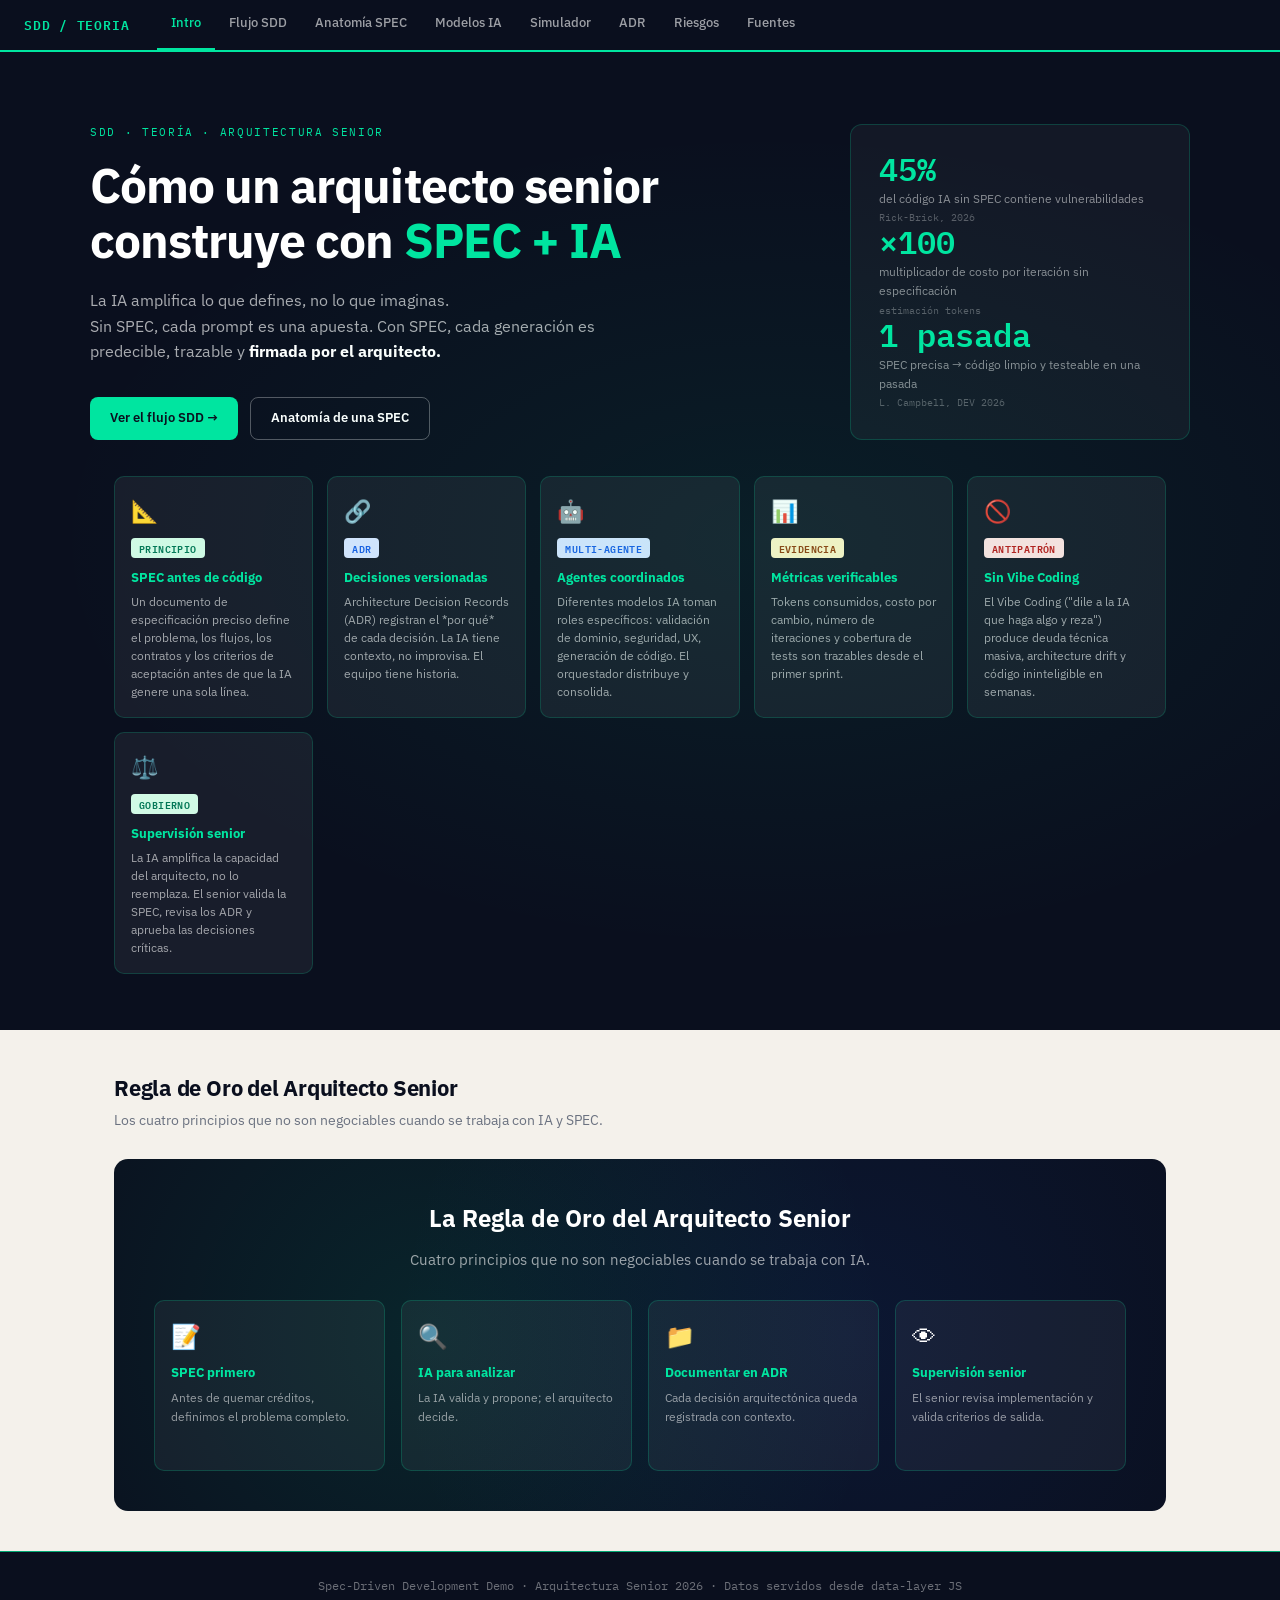
<file: index.html>
<!DOCTYPE html>
<html lang="es">
<head>
<meta charset="UTF-8">

<meta name="viewport" content="width=device-width, initial-scale=1.0">
<meta name="theme-color" content="#050a14">
<link rel="icon" href="/favicon.ico" sizes="any">
<link rel="shortcut icon" href="/favicon.ico">
<link rel="icon" type="image/svg+xml" href="/icons/favicon.svg">
<link rel="icon" type="image/png" sizes="16x16" href="/icons/favicon-16x16.png">
<link rel="icon" type="image/png" sizes="32x32" href="/icons/favicon-32x32.png">
<link rel="icon" type="image/png" sizes="48x48" href="/icons/favicon-48x48.png">
<link rel="icon" type="image/png" sizes="96x96" href="/icons/favicon-96x96.png">
<link rel="apple-touch-icon" sizes="180x180" href="/icons/apple-touch-icon.png">
<link rel="manifest" href="/icons/site.webmanifest">
<title>Intro — SDD Teoría</title>
<link rel="preconnect" href="https://fonts.googleapis.com">
<link href="https://fonts.googleapis.com/css2?family=IBM+Plex+Mono:wght@300;400;600&family=IBM+Plex+Sans:wght@300;400;600;700&display=swap" rel="stylesheet">
<link rel="stylesheet" href="style.css">
<link rel="stylesheet" href="https://www.specsolid.com/shared/specsolid-search.css">
</head>
<body>
<nav>
  <div class="brand">SDD / TEORIA</div>
  <a href="" class="nav-link active">Intro</a>
  <a href="flujo/" class="nav-link">Flujo SDD</a>
  <a href="spec/" class="nav-link">Anatomía SPEC</a>
  <a href="modelos/" class="nav-link">Modelos IA</a>
  <a href="sim/" class="nav-link">Simulador</a>
  <a href="adr/" class="nav-link">ADR</a>
  <a href="riesgos/" class="nav-link">Riesgos</a>
  <a href="fuentes/" class="nav-link">Fuentes</a>
</nav>

<div class="hero">
  <div class="hero-grid">
    <div>
      <div class="hero-eyebrow">SDD · Teoría · Arquitectura Senior</div>
      <h1>Cómo un arquitecto senior<br>construye con <span>SPEC + IA</span></h1>
      <p class="hero-sub">
        La IA amplifica lo que defines, no lo que imaginas.<br>
        Sin SPEC, cada prompt es una apuesta. Con SPEC, cada generación
        es predecible, trazable y <strong style="color:#fff;">firmada por el arquitecto.</strong>
      </p>
      <div class="hero-ctas">
        <a href="flujo/" class="btn btn-primary">Ver el flujo SDD →</a>
        <a href="spec/" class="btn btn-outline">Anatomía de una SPEC</a>
      </div>
    </div>
    <div class="hero-stat-box">
      <div id="hero-stats"></div>
    </div>
  </div>
  <div id="hero-pillars" class="hero-pillars"></div>
</div>

<div class="container">
  <div class="section-head">
    <h2>Regla de Oro del Arquitecto Senior</h2>
    <p>Los cuatro principios que no son negociables cuando se trabaja con IA y SPEC.</p>
  </div>
  <div class="golden" id="golden-rule-section"></div>
</div>

<footer>Spec-Driven Development Demo · Arquitectura Senior 2026 · Datos servidos desde data-layer JS</footer>
<script>
window.SpecSearch = {
  site: 'spec',
  lang: 'es',
  topics: ['Spec-Driven Development','SDD Framework','ADR Architecture Decision','AI Models LLM','spec.md formato','Flujo SDD','Riesgos','Simulador'],
};
</script>
<script src="https://www.specsolid.com/shared/specsolid-search.js" defer></script>
<script src="data.js"></script>
<script>
  renderHeroStats();
  renderHeroPillars();
  renderGolden();
</script>
</body>
</html>
</file>
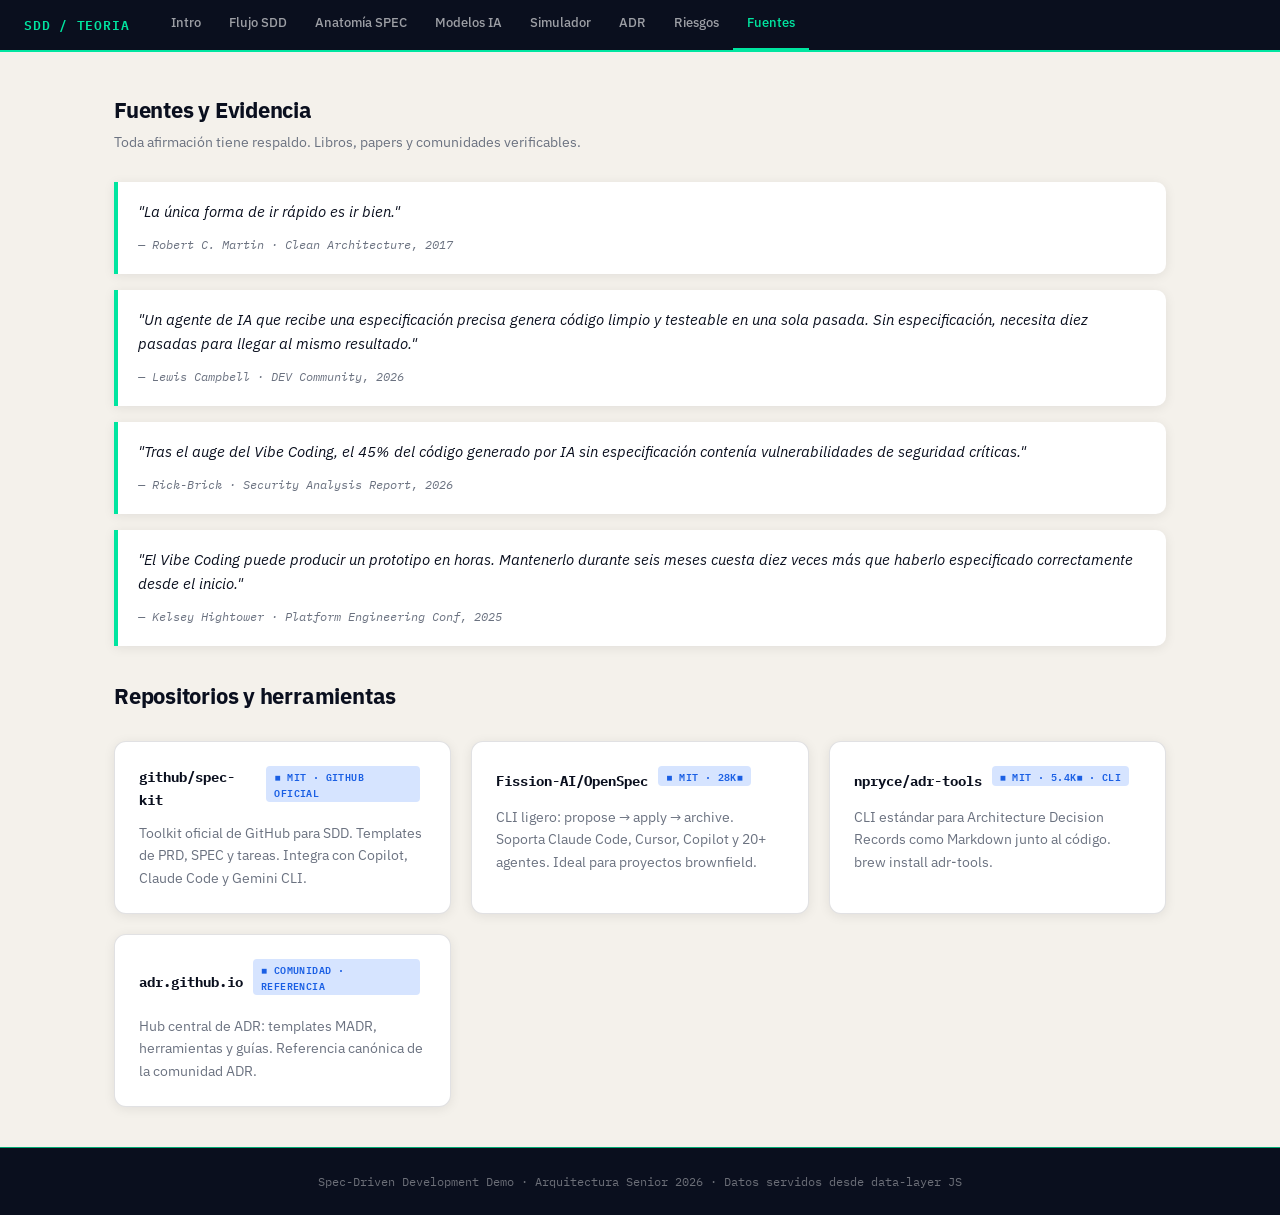
<file: fuentes/index.html>
<!DOCTYPE html>
<html lang="es">
<head>
<meta charset="UTF-8">

<meta name="viewport" content="width=device-width, initial-scale=1.0">
<meta name="theme-color" content="#050a14">
<link rel="icon" href="/favicon.ico" sizes="any">
<link rel="shortcut icon" href="/favicon.ico">
<link rel="icon" type="image/svg+xml" href="/icons/favicon.svg">
<link rel="icon" type="image/png" sizes="16x16" href="/icons/favicon-16x16.png">
<link rel="icon" type="image/png" sizes="32x32" href="/icons/favicon-32x32.png">
<link rel="icon" type="image/png" sizes="48x48" href="/icons/favicon-48x48.png">
<link rel="icon" type="image/png" sizes="96x96" href="/icons/favicon-96x96.png">
<link rel="apple-touch-icon" sizes="180x180" href="/icons/apple-touch-icon.png">
<link rel="manifest" href="/icons/site.webmanifest">
<title>Fuentes — SDD Teoría</title>
<link rel="preconnect" href="https://fonts.googleapis.com">
<link href="https://fonts.googleapis.com/css2?family=IBM+Plex+Mono:wght@300;400;600&family=IBM+Plex+Sans:wght@300;400;600;700&display=swap" rel="stylesheet">
<link rel="stylesheet" href="../style.css">
</head>
<body>
<nav>
  <div class="brand">SDD / TEORIA</div>
  <a href="../" class="nav-link">Intro</a>
  <a href="../flujo/" class="nav-link">Flujo SDD</a>
  <a href="../spec/" class="nav-link">Anatomía SPEC</a>
  <a href="../modelos/" class="nav-link">Modelos IA</a>
  <a href="../sim/" class="nav-link">Simulador</a>
  <a href="../adr/" class="nav-link">ADR</a>
  <a href="../riesgos/" class="nav-link">Riesgos</a>
  <a href="../fuentes/" class="nav-link active">Fuentes</a>
</nav>

<div class="container">
  <div class="section-head">
    <h2>Fuentes y Evidencia</h2>
    <p>Toda afirmación tiene respaldo. Libros, papers y comunidades verificables.</p>
  </div>
  <div id="quotes-list"></div>
  <div style="margin-top:32px;" class="section-head">
    <h2>Repositorios y herramientas</h2>
  </div>
  <div class="card-grid col2" id="repos-grid"></div>
</div>

<footer>Spec-Driven Development Demo · Arquitectura Senior 2026 · Datos servidos desde data-layer JS</footer>
<script src="../data.js"></script>
<script>
  renderQuotes();
  renderRepos();
</script>
</body>
</html>
</file>
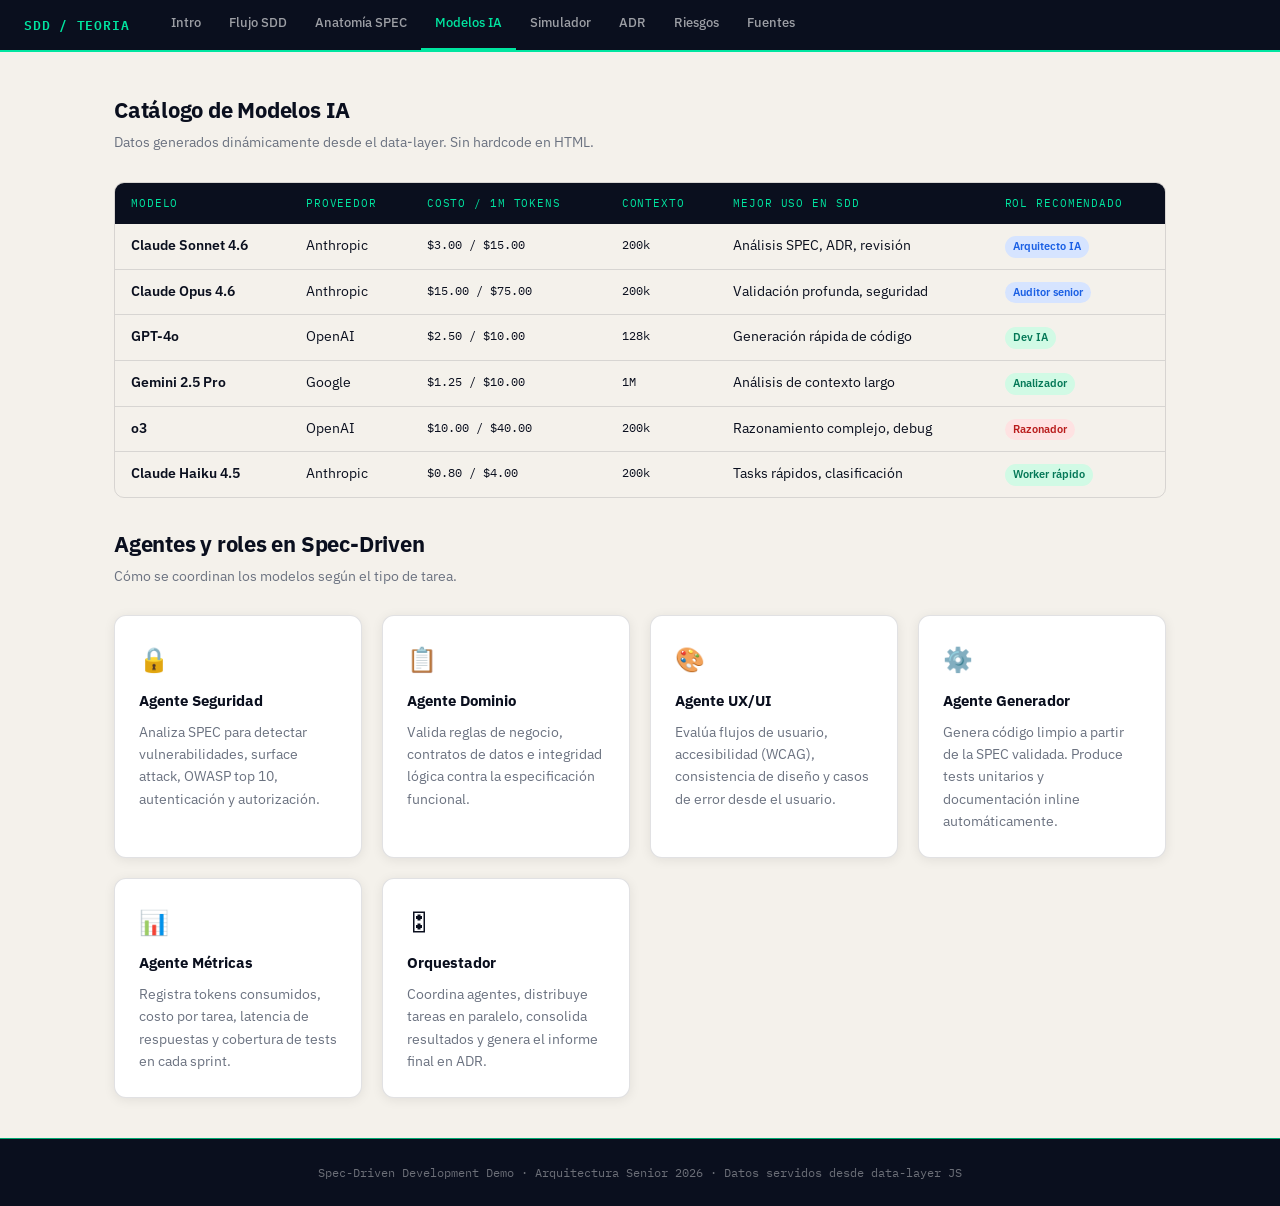
<file: modelos/index.html>
<!DOCTYPE html>
<html lang="es">
<head>
<meta charset="UTF-8">

<meta name="viewport" content="width=device-width, initial-scale=1.0">
<meta name="theme-color" content="#050a14">
<link rel="icon" href="/favicon.ico" sizes="any">
<link rel="shortcut icon" href="/favicon.ico">
<link rel="icon" type="image/svg+xml" href="/icons/favicon.svg">
<link rel="icon" type="image/png" sizes="16x16" href="/icons/favicon-16x16.png">
<link rel="icon" type="image/png" sizes="32x32" href="/icons/favicon-32x32.png">
<link rel="icon" type="image/png" sizes="48x48" href="/icons/favicon-48x48.png">
<link rel="icon" type="image/png" sizes="96x96" href="/icons/favicon-96x96.png">
<link rel="apple-touch-icon" sizes="180x180" href="/icons/apple-touch-icon.png">
<link rel="manifest" href="/icons/site.webmanifest">
<title>Modelos IA — SDD Teoría</title>
<link rel="preconnect" href="https://fonts.googleapis.com">
<link href="https://fonts.googleapis.com/css2?family=IBM+Plex+Mono:wght@300;400;600&family=IBM+Plex+Sans:wght@300;400;600;700&display=swap" rel="stylesheet">
<link rel="stylesheet" href="../style.css">
</head>
<body>
<nav>
  <div class="brand">SDD / TEORIA</div>
  <a href="../" class="nav-link">Intro</a>
  <a href="../flujo/" class="nav-link">Flujo SDD</a>
  <a href="../spec/" class="nav-link">Anatomía SPEC</a>
  <a href="../modelos/" class="nav-link active">Modelos IA</a>
  <a href="../sim/" class="nav-link">Simulador</a>
  <a href="../adr/" class="nav-link">ADR</a>
  <a href="../riesgos/" class="nav-link">Riesgos</a>
  <a href="../fuentes/" class="nav-link">Fuentes</a>
</nav>

<div class="container">
  <div class="section-head">
    <h2>Catálogo de Modelos IA</h2>
    <p>Datos generados dinámicamente desde el data-layer. Sin hardcode en HTML.</p>
  </div>
  <div class="table-wrap">
    <table>
      <thead id="models-thead"></thead>
      <tbody id="models-tbody"></tbody>
    </table>
  </div>
  <div style="margin-top:28px;" class="section-head">
    <h2>Agentes y roles en Spec-Driven</h2>
    <p>Cómo se coordinan los modelos según el tipo de tarea.</p>
  </div>
  <div class="card-grid col3" id="agents-grid"></div>
</div>

<footer>Spec-Driven Development Demo · Arquitectura Senior 2026 · Datos servidos desde data-layer JS</footer>
<script src="../data.js"></script>
<script>
  renderModels();
  renderAgents();
</script>
</body>
</html>
</file>
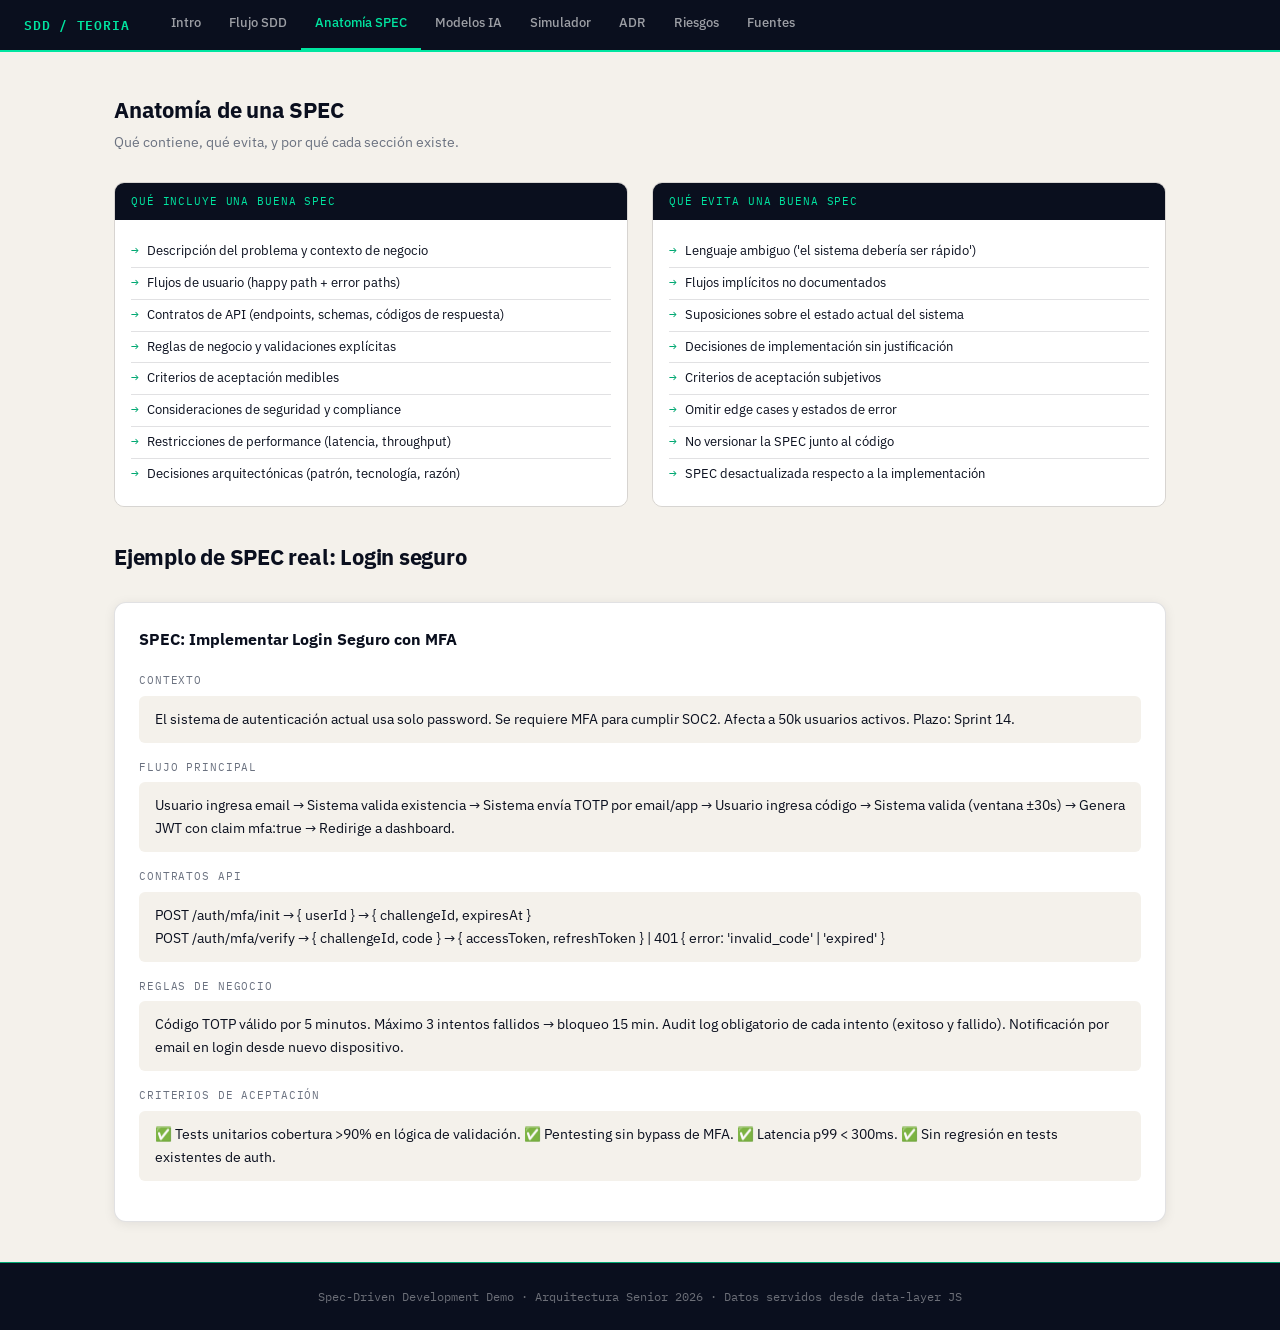
<file: spec/index.html>
<!DOCTYPE html>
<html lang="es">
<head>
<meta charset="UTF-8">

<meta name="viewport" content="width=device-width, initial-scale=1.0">
<meta name="theme-color" content="#050a14">
<link rel="icon" href="/favicon.ico" sizes="any">
<link rel="shortcut icon" href="/favicon.ico">
<link rel="icon" type="image/svg+xml" href="/icons/favicon.svg">
<link rel="icon" type="image/png" sizes="16x16" href="/icons/favicon-16x16.png">
<link rel="icon" type="image/png" sizes="32x32" href="/icons/favicon-32x32.png">
<link rel="icon" type="image/png" sizes="48x48" href="/icons/favicon-48x48.png">
<link rel="icon" type="image/png" sizes="96x96" href="/icons/favicon-96x96.png">
<link rel="apple-touch-icon" sizes="180x180" href="/icons/apple-touch-icon.png">
<link rel="manifest" href="/icons/site.webmanifest">
<title>Anatomía SPEC — SDD Teoría</title>
<link rel="preconnect" href="https://fonts.googleapis.com">
<link href="https://fonts.googleapis.com/css2?family=IBM+Plex+Mono:wght@300;400;600&family=IBM+Plex+Sans:wght@300;400;600;700&display=swap" rel="stylesheet">
<link rel="stylesheet" href="../style.css">
</head>
<body>
<nav>
  <div class="brand">SDD / TEORIA</div>
  <a href="../" class="nav-link">Intro</a>
  <a href="../flujo/" class="nav-link">Flujo SDD</a>
  <a href="../spec/" class="nav-link active">Anatomía SPEC</a>
  <a href="../modelos/" class="nav-link">Modelos IA</a>
  <a href="../sim/" class="nav-link">Simulador</a>
  <a href="../adr/" class="nav-link">ADR</a>
  <a href="../riesgos/" class="nav-link">Riesgos</a>
  <a href="../fuentes/" class="nav-link">Fuentes</a>
</nav>

<div class="container">
  <div class="section-head">
    <h2>Anatomía de una SPEC</h2>
    <p>Qué contiene, qué evita, y por qué cada sección existe.</p>
  </div>
  <div class="spec-anatomy" id="spec-anatomy"></div>
  <div style="margin-top:32px;" class="section-head">
    <h2>Ejemplo de SPEC real: Login seguro</h2>
  </div>
  <div class="card" id="spec-example"></div>
</div>

<footer>Spec-Driven Development Demo · Arquitectura Senior 2026 · Datos servidos desde data-layer JS</footer>
<script src="../data.js"></script>
<script>
  renderSpecAnatomy();
  renderSpecExample();
</script>
</body>
</html>
</file>
<file: style.css>
/* ══════════════════════════════════════
   DESIGN SYSTEM — CSS VARIABLES
══════════════════════════════════════ */
:root {
  --ink: #0a0f1e;
  --paper: #f4f1eb;
  --signal: #00e5a0;
  --signal-dim:#00a872;
  --accent: #ff4b6e;
  --blue: #1a5fe4;
  --blue-lt: #d6e4ff;
  --warn: #f59e0b;
  --muted: #6b7280;
  --border: rgba(10,15,30,0.12);
  --card-bg: #ffffff;
  --mono: 'IBM Plex Mono', monospace;
  --sans: 'IBM Plex Sans', sans-serif;
  --radius: 8px;
  --shadow: 0 2px 12px rgba(10,15,30,0.08);
  --shadow-lg: 0 8px 40px rgba(10,15,30,0.13);
}

/* ══════════════════════════════════════
   RESET + BASE
══════════════════════════════════════ */
*, *::before, *::after { box-sizing: border-box; margin: 0; padding: 0; }
html { scroll-behavior: smooth; }
body {
  font-family: var(--sans);
  background: var(--paper);
  color: var(--ink);
  min-height: 100vh;
  font-size: 15px;
  line-height: 1.6;
}
a { color: var(--blue); text-decoration: none; }
a:hover { text-decoration: underline; }
code, .mono { font-family: var(--mono); }

/* ══════════════════════════════════════
   NAV
══════════════════════════════════════ */
nav {
  position: sticky;
  top: 0;
  z-index: 100;
  background: var(--ink);
  color: #fff;
  display: flex;
  align-items: center;
  gap: 0;
  height: 52px;
  padding: 0 24px;
  border-bottom: 2px solid var(--signal);
  overflow-x: auto;
}
nav .brand {
  font-family: var(--mono);
  font-size: 13px;
  color: var(--signal);
  letter-spacing: 0.06em;
  white-space: nowrap;
  margin-right: 28px;
  font-weight: 600;
}
nav button {
  background: none;
  border: none;
  color: rgba(255,255,255,0.6);
  font-family: var(--sans);
  font-size: 13px;
  padding: 0 14px;
  height: 52px;
  cursor: pointer;
  white-space: nowrap;
  transition: color 0.15s, border-bottom 0.15s;
  border-bottom: 3px solid transparent;
  font-weight: 500;
}
nav button:hover { color: #fff; }
nav button.active { color: var(--signal); border-bottom-color: var(--signal); }

/* ══════════════════════════════════════
   HERO
══════════════════════════════════════ */
.hero {
  background: var(--ink);
  color: #fff;
  padding: 72px 24px 56px;
  position: relative;
  overflow: hidden;
}
.hero::before {
  content: '';
  position: absolute;
  inset: 0;
  background: radial-gradient(ellipse 80% 60% at 60% 50%, rgba(0,229,160,0.07) 0%, transparent 70%);
  pointer-events: none;
}
.hero-grid {
  max-width: 1100px;
  margin: 0 auto;
  display: grid;
  grid-template-columns: 1fr 340px;
  gap: 48px;
  align-items: center;
}
.hero-eyebrow {
  font-family: var(--mono);
  font-size: 11px;
  color: var(--signal);
  letter-spacing: 0.15em;
  text-transform: uppercase;
  margin-bottom: 16px;
}
.hero h1 {
  font-size: clamp(28px, 4vw, 48px);
  font-weight: 700;
  line-height: 1.15;
  margin-bottom: 20px;
  letter-spacing: -0.02em;
}
.hero h1 span { color: var(--signal); }
.hero-sub {
  color: rgba(255,255,255,0.65);
  font-size: 16px;
  max-width: 520px;
  margin-bottom: 32px;
}
.hero-ctas { display: flex; gap: 12px; flex-wrap: wrap; }
.btn {
  display: inline-flex;
  align-items: center;
  gap: 6px;
  padding: 10px 20px;
  border-radius: var(--radius);
  font-size: 13px;
  font-weight: 600;
  cursor: pointer;
  border: none;
  transition: transform 0.12s, box-shadow 0.12s, opacity 0.12s;
  font-family: var(--sans);
}
.btn:hover { transform: translateY(-1px); box-shadow: 0 4px 16px rgba(0,0,0,0.2); }
.btn:active { transform: none; }
.btn-primary { background: var(--signal); color: var(--ink); }
.btn-outline { background: transparent; color: #fff; border: 1.5px solid rgba(255,255,255,0.3); }
.btn-outline:hover { border-color: var(--signal); color: var(--signal); }
.btn-sm { padding: 7px 14px; font-size: 12px; }

.hero-stat-box {
  background: rgba(255,255,255,0.04);
  border: 1px solid rgba(0,229,160,0.2);
  border-radius: 12px;
  padding: 28px;
  display: flex;
  flex-direction: column;
  gap: 20px;
}
.hero-stat {
  display: flex;
  flex-direction: column;
}
.hero-stat .num {
  font-family: var(--mono);
  font-size: 32px;
  font-weight: 600;
  color: var(--signal);
  line-height: 1;
}
.hero-stat .label {
  font-size: 12px;
  color: rgba(255,255,255,0.5);
  margin-top: 4px;
}
.hero-stat .src {
  font-size: 10px;
  color: rgba(255,255,255,0.3);
  font-family: var(--mono);
  margin-top: 2px;
}

/* ══════════════════════════════════════
   LAYOUT
══════════════════════════════════════ */
.page { display: none; animation: fadeIn 0.2s ease; }
.page.active { display: block; }
@keyframes fadeIn { from { opacity: 0; transform: translateY(6px); } to { opacity: 1; transform: none; } }

.container {
  max-width: 1100px;
  margin: 0 auto;
  padding: 40px 24px;
}

.section-head {
  margin-bottom: 28px;
}
.section-head h2 {
  font-size: 22px;
  font-weight: 700;
  letter-spacing: -0.01em;
}
.section-head p {
  color: var(--muted);
  font-size: 14px;
  margin-top: 4px;
}
.tag {
  display: inline-block;
  font-family: var(--mono);
  font-size: 10px;
  padding: 2px 8px;
  border-radius: 4px;
  background: var(--blue-lt);
  color: var(--blue);
  letter-spacing: 0.04em;
  font-weight: 600;
  text-transform: uppercase;
  margin-right: 6px;
  margin-bottom: 10px;
}
.tag.green { background: #d1fae5; color: #047857; }
.tag.red { background: #fee2e2; color: #b91c1c; }
.tag.warn { background: #fef3c7; color: #92400e; }
.tag.mono { background: var(--ink); color: var(--signal); }

/* ══════════════════════════════════════
   CARDS
══════════════════════════════════════ */
.card {
  background: var(--card-bg);
  border: 1px solid var(--border);
  border-radius: 12px;
  padding: 24px;
  box-shadow: var(--shadow);
  transition: transform 0.2s ease, box-shadow 0.2s ease;
  text-decoration: none; /* si usas <a> */
  color: inherit;        /* mantiene colores del texto */
}

.card:hover {
  transform: translateY(-4px);
  box-shadow: 0 8px 16px rgba(0,0,0,0.15);
  cursor: pointer;
}

.card-grid {
  display: grid;
  gap: 20px;
}
.card-grid.col2 { grid-template-columns: repeat(auto-fit, minmax(300px, 1fr)); }
.card-grid.col3 { grid-template-columns: repeat(auto-fit, minmax(220px, 1fr)); }

.card h3 {
  font-size: 15px;
  font-weight: 700;
  margin-bottom: 8px;
}
.card p {
  font-size: 14px;
  color: var(--muted);
}

/* ══════════════════════════════════════
   FLOW / TIMELINE
══════════════════════════════════════ */
.flow {
  display: flex;
  flex-direction: column;
  gap: 0;
  position: relative;
}
.flow-step {
  display: grid;
  grid-template-columns: 48px 1fr;
  gap: 0 20px;
  position: relative;
}
.flow-step + .flow-step .step-line { top: 0; }
.step-col {
  display: flex;
  flex-direction: column;
  align-items: center;
}
.step-num {
  width: 40px;
  height: 40px;
  border-radius: 50%;
  background: var(--ink);
  color: var(--signal);
  display: flex;
  align-items: center;
  justify-content: center;
  font-family: var(--mono);
  font-size: 13px;
  font-weight: 600;
  flex-shrink: 0;
  position: relative;
  z-index: 2;
  border: 2px solid var(--signal);
}
.step-line {
  flex: 1;
  width: 2px;
  background: linear-gradient(to bottom, var(--signal), var(--border));
  min-height: 32px;
}
.step-body {
  padding: 4px 0 36px;
}
.step-body h4 {
  font-size: 15px;
  font-weight: 700;
  margin-bottom: 6px;
}
.step-body p { font-size: 13.5px; color: var(--muted); margin-bottom: 10px; }
.step-body .detail {
  background: var(--paper);
  border-left: 3px solid var(--signal);
  border-radius: 0 6px 6px 0;
  padding: 10px 14px;
  font-size: 13px;
  color: var(--ink);
}
.step-body .detail strong { color: var(--signal-dim); }

/* ══════════════════════════════════════
   TABLE
══════════════════════════════════════ */
.table-wrap { overflow-x: auto; border-radius: 10px; border: 1px solid var(--border); }
table { width: 100%; border-collapse: collapse; font-size: 13.5px; }
thead th {
  background: var(--ink);
  color: var(--signal);
  font-family: var(--mono);
  font-size: 11px;
  letter-spacing: 0.08em;
  text-transform: uppercase;
  padding: 12px 16px;
  text-align: left;
  font-weight: 400;
}
tbody tr { border-bottom: 1px solid var(--border); }
tbody tr:last-child { border: none; }
tbody tr:hover { background: rgba(0,229,160,0.04); }
tbody td { padding: 11px 16px; vertical-align: top; }
tbody td:first-child { font-weight: 600; }
.badge {
  display: inline-block;
  padding: 2px 8px;
  border-radius: 20px;
  font-size: 11px;
  font-weight: 600;
}
.badge.green { background: #d1fae5; color: #047857; }
.badge.blue { background: var(--blue-lt); color: var(--blue); }
.badge.red { background: #fee2e2; color: #b91c1c; }

/* ══════════════════════════════════════
   SIMULATOR
══════════════════════════════════════ */
.sim-grid {
  display: grid;
  grid-template-columns: 1fr 1fr;
  gap: 24px;
  align-items: start;
}
.sim-form label {
  display: block;
  font-size: 12px;
  font-weight: 600;
  color: var(--muted);
  text-transform: uppercase;
  letter-spacing: 0.06em;
  margin-bottom: 5px;
}
.sim-form select,
.sim-form input[type=range],
.sim-form input[type=number] {
  width: 100%;
  font-family: var(--sans);
  font-size: 14px;
  padding: 9px 12px;
  border: 1.5px solid var(--border);
  border-radius: var(--radius);
  background: var(--paper);
  color: var(--ink);
  margin-bottom: 18px;
  appearance: none;
  outline: none;
  transition: border-color 0.15s;
}
.sim-form select:focus,
.sim-form input:focus { border-color: var(--signal); }
.sim-form input[type=range] {
  padding: 0;
  height: 6px;
  accent-color: var(--signal);
  background: var(--border);
  cursor: pointer;
}
.sim-result {
  background: var(--ink);
  border-radius: 12px;
  padding: 28px;
  color: #fff;
  font-family: var(--mono);
}
.sim-result .res-label {
  font-size: 11px;
  color: rgba(255,255,255,0.4);
  letter-spacing: 0.08em;
  text-transform: uppercase;
  margin-bottom: 4px;
}
.sim-result .res-val {
  font-size: 36px;
  color: var(--signal);
  font-weight: 600;
  margin-bottom: 20px;
}
.sim-breakdown {
  display: flex;
  flex-direction: column;
  gap: 8px;
}
.sim-breakdown .row {
  display: flex;
  justify-content: space-between;
  font-size: 12px;
  border-bottom: 1px solid rgba(255,255,255,0.07);
  padding-bottom: 6px;
  color: rgba(255,255,255,0.65);
}
.sim-breakdown .row span:last-child { color: #fff; font-weight: 600; }
.mini-chart {
  margin-top: 20px;
  display: flex;
  gap: 8px;
  align-items: flex-end;
  height: 80px;
}
.mini-bar {
  flex: 1;
  border-radius: 4px 4px 0 0;
  min-height: 8px;
  transition: height 0.35s cubic-bezier(0.34,1.56,0.64,1);
  display: flex;
  align-items: flex-start;
  justify-content: center;
  padding-top: 4px;
  font-size: 10px;
  font-weight: 600;
}

/* ══════════════════════════════════════
   SPEC ANATOMY
══════════════════════════════════════ */
.spec-anatomy {
  display: grid;
  grid-template-columns: 1fr 1fr;
  gap: 24px;
}
.spec-block {
  border: 1px solid var(--border);
  border-radius: 10px;
  overflow: hidden;
}
.spec-block-head {
  background: var(--ink);
  color: var(--signal);
  font-family: var(--mono);
  font-size: 11px;
  letter-spacing: 0.08em;
  text-transform: uppercase;
  padding: 10px 16px;
}
.spec-block-body {
  padding: 16px;
  background: #fff;
  font-size: 13px;
}
.spec-block-body li {
  list-style: none;
  padding: 5px 0;
  border-bottom: 1px solid var(--border);
  display: flex;
  align-items: flex-start;
  gap: 8px;
}
.spec-block-body li:last-child { border: none; }
.spec-block-body li::before {
  content: '→';
  color: var(--signal-dim);
  font-family: var(--mono);
  flex-shrink: 0;
}

/* ══════════════════════════════════════
   QUOTES
══════════════════════════════════════ */
.quote-card {
  border-left: 4px solid var(--signal);
  background: var(--card-bg);
  border-radius: 0 10px 10px 0;
  padding: 18px 20px;
  margin-bottom: 16px;
  box-shadow: var(--shadow);
}
.quote-card blockquote {
  font-size: 15px;
  font-style: italic;
  color: var(--ink);
  margin-bottom: 8px;
  line-height: 1.6;
}
.quote-card cite {
  font-size: 12px;
  color: var(--muted);
  font-family: var(--mono);
}

/* ══════════════════════════════════════
   ADR
══════════════════════════════════════ */
.adr-card {
  border: 1px solid var(--border);
  border-radius: 10px;
  overflow: hidden;
  margin-bottom: 16px;
}
.adr-head {
  display: flex;
  align-items: center;
  gap: 12px;
  padding: 14px 18px;
  background: var(--paper);
  cursor: pointer;
  user-select: none;
}
.adr-head:hover { background: #ede9e0; }
.adr-id {
  font-family: var(--mono);
  font-size: 11px;
  color: var(--muted);
  flex-shrink: 0;
}
.adr-title { font-size: 14px; font-weight: 600; flex: 1; }
.adr-status { font-size: 11px; }
.adr-chevron {
  font-size: 12px;
  color: var(--muted);
  transition: transform 0.2s;
}
.adr-body {
  display: none;
  padding: 18px;
  background: #fff;
  font-size: 13.5px;
  color: var(--ink);
  border-top: 1px solid var(--border);
}
.adr-body.open { display: block; }
.adr-body h5 {
  font-size: 11px;
  font-family: var(--mono);
  text-transform: uppercase;
  letter-spacing: 0.08em;
  color: var(--muted);
  margin: 12px 0 4px;
}
.adr-body h5:first-child { margin-top: 0; }

/* ══════════════════════════════════════
   RISK MATRIX
══════════════════════════════════════ */
.risk-grid {
  display: grid;
  grid-template-columns: repeat(3, 1fr);
  gap: 14px;
}
.risk-item {
  background: var(--card-bg);
  border: 1px solid var(--border);
  border-radius: 10px;
  padding: 18px;
  border-top: 4px solid;
}
.risk-item.high { border-top-color: var(--accent); }
.risk-item.med { border-top-color: var(--warn); }
.risk-item.low { border-top-color: var(--signal); }
.risk-label {
  font-size: 10px;
  font-weight: 700;
  text-transform: uppercase;
  letter-spacing: 0.1em;
  margin-bottom: 6px;
}
.risk-item.high .risk-label { color: var(--accent); }
.risk-item.med .risk-label { color: var(--warn); }
.risk-item.low .risk-label { color: var(--signal-dim); }
.risk-item h4 { font-size: 14px; margin-bottom: 6px; }
.risk-item p { font-size: 12.5px; color: var(--muted); }
.risk-item .mit {
  margin-top: 10px;
  padding: 8px 10px;
  background: var(--paper);
  border-radius: 6px;
  font-size: 12px;
  font-style: italic;
}

/* ══════════════════════════════════════
   GOLDEN RULE
══════════════════════════════════════ */
.golden {
  background: var(--ink);
  border-radius: 14px;
  padding: 40px;
  color: #fff;
  text-align: center;
  position: relative;
  overflow: hidden;
}
.golden::before {
  content: '';
  position: absolute;
  inset: 0;
  background: radial-gradient(circle at 30% 50%, rgba(0,229,160,0.1), transparent 60%),
              radial-gradient(circle at 70% 50%, rgba(26,95,228,0.1), transparent 60%);
}
.golden h2 {
  font-size: 24px;
  font-weight: 700;
  margin-bottom: 10px;
  position: relative;
}
.golden p { color: rgba(255,255,255,0.6); position: relative; margin-bottom: 28px; }
.golden-rules {
  display: grid;
  grid-template-columns: repeat(auto-fit, minmax(200px, 1fr));
  gap: 16px;
  position: relative;
  text-align: left;
}
.golden-rule-item {
  background: rgba(255,255,255,0.05);
  border: 1px solid rgba(0,229,160,0.2);
  border-radius: 10px;
  padding: 16px;
}
.golden-rule-item .icon { font-size: 24px; margin-bottom: 8px; }
.golden-rule-item h4 { font-size: 13px; font-weight: 700; color: var(--signal); margin-bottom: 4px; }
.golden-rule-item p { font-size: 12px; color: rgba(255,255,255,0.55); }

/* ══════════════════════════════════════
   HERO PILLARS (intro)
══════════════════════════════════════ */
.hero-pillars {
  max-width: 1100px;
  margin: 36px auto 0;
  padding: 0 24px;
  display: none;
  grid-template-columns: repeat(auto-fit, minmax(195px, 1fr));
  gap: 14px;
}
.hero-pillars.visible { display: grid; }
.hero-pillar {
  background: rgba(255,255,255,0.06);
  border: 1px solid rgba(0,229,160,0.18);
  border-radius: 10px;
  padding: 16px;
}
.hero-pillar .p-icon { font-size: 22px; margin-bottom: 8px; }
.hero-pillar h4 { font-size: 13px; font-weight: 700; color: var(--signal); margin-bottom: 4px; }
.hero-pillar p { font-size: 12px; color: rgba(255,255,255,0.6); line-height: 1.5; }

/* ══════════════════════════════════════
   FOOTER
══════════════════════════════════════ */
footer {
  background: var(--ink);
  color: rgba(255,255,255,0.4);
  text-align: center;
  padding: 24px;
  font-family: var(--mono);
  font-size: 12px;
  border-top: 1px solid var(--signal-dim);
}

/* ══════════════════════════════════════
   RESPONSIVE
══════════════════════════════════════ */
@media (max-width: 720px) {
  .hero-grid { grid-template-columns: 1fr; }
  .hero-stat-box { display: none; }
  .sim-grid { grid-template-columns: 1fr; }
  .spec-anatomy { grid-template-columns: 1fr; }
  .risk-grid { grid-template-columns: 1fr; }
}

/* ══════════════════════════════════════
   NAV LINKS (multi-page version)
══════════════════════════════════════ */
nav a.nav-link { background:none; border:none; color:rgba(255,255,255,0.6); font-family:'IBM Plex Sans',sans-serif; font-size:13px; padding:0 14px; height:52px; cursor:pointer; white-space:nowrap; transition:color 0.15s; border-bottom:3px solid transparent; font-weight:500; display:inline-flex; align-items:center; text-decoration:none; }
nav a.nav-link:hover { color:#fff; text-decoration:none; }
nav a.nav-link.active { color:var(--signal); border-bottom-color:var(--signal); }
</file>
